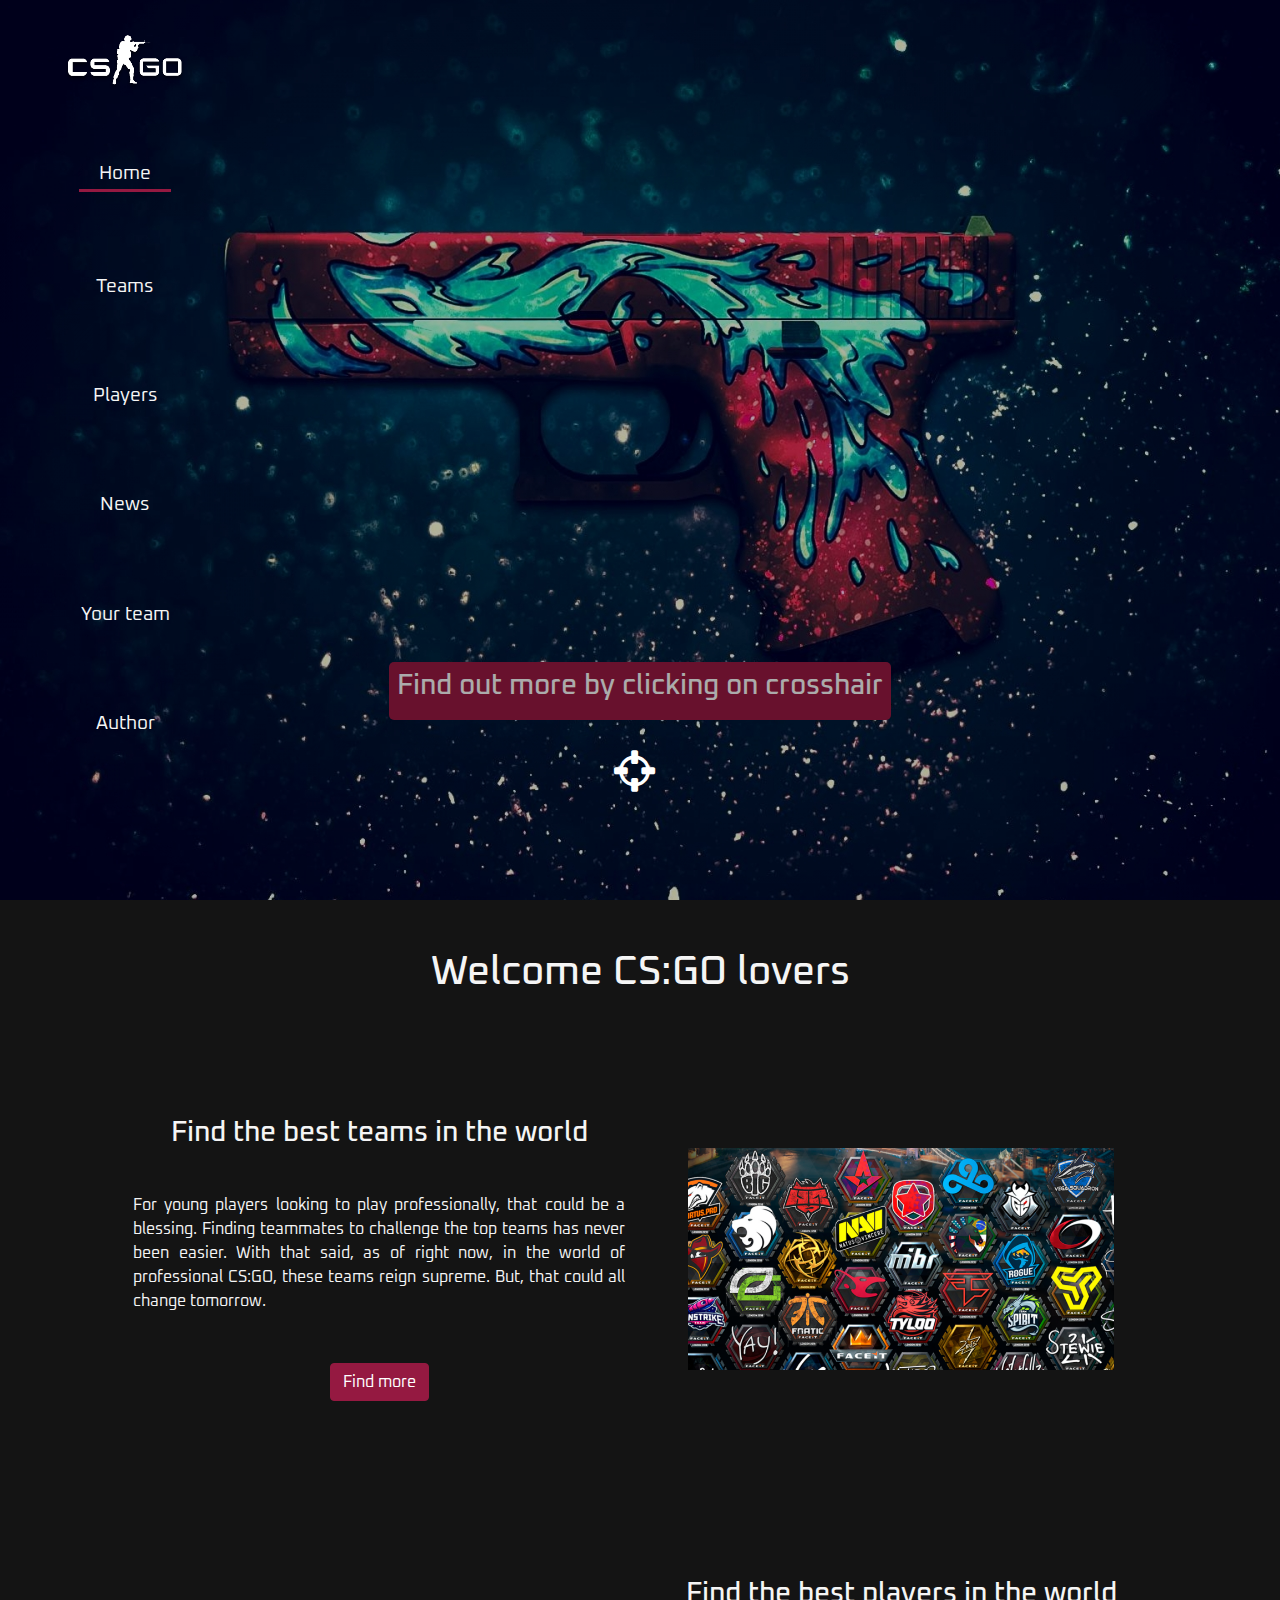
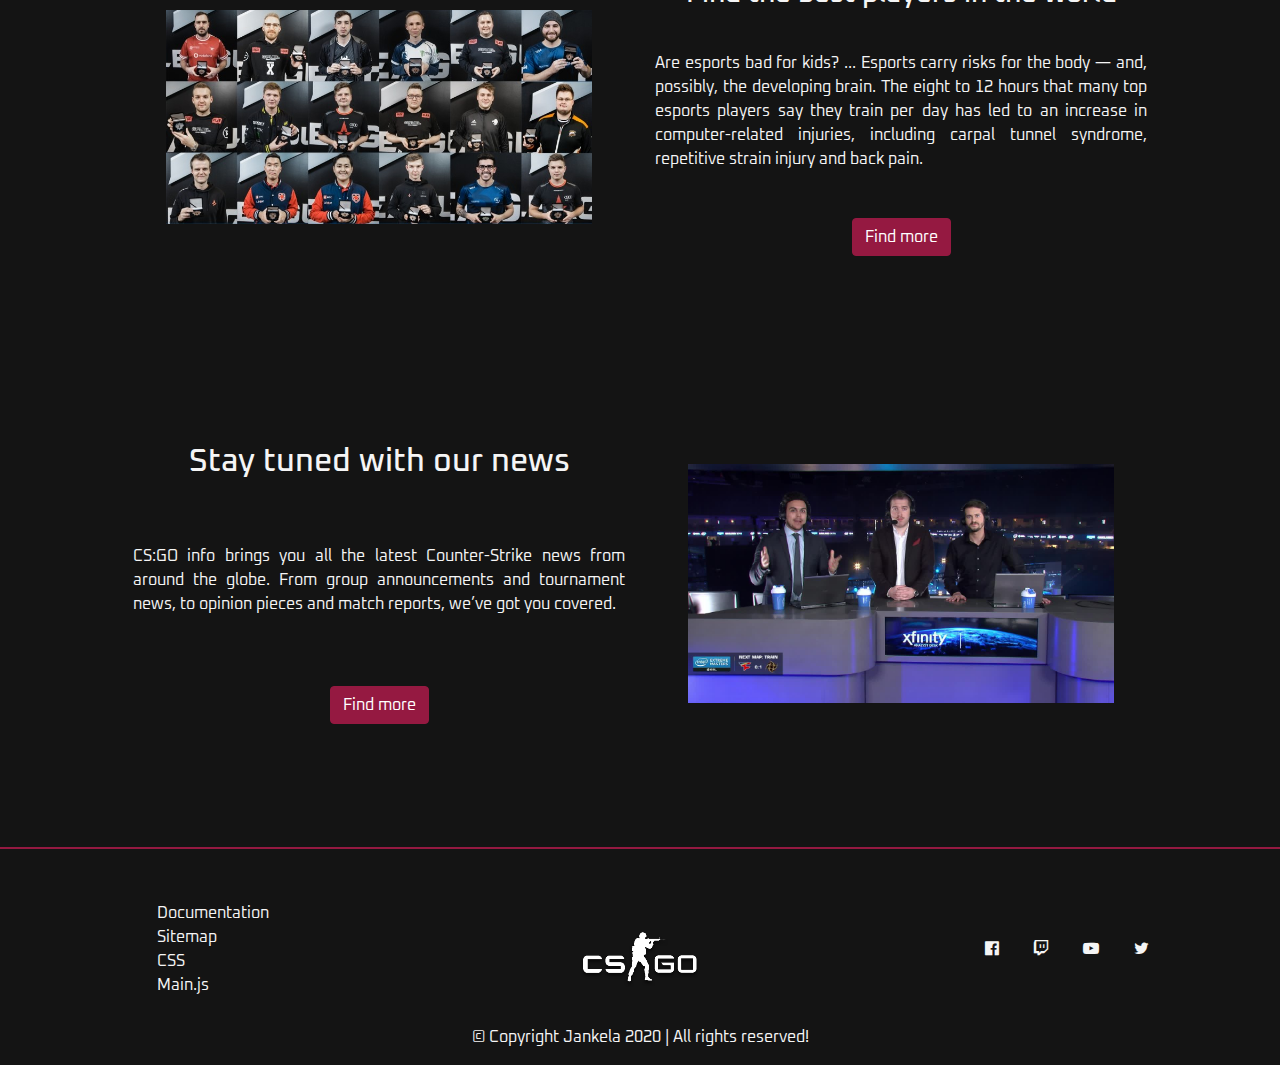
<file: index.html>
<!DOCTYPE html>
<html lang="en">
<head>
    <meta charset="UTF-8">
    <meta name='description' content='Welcome to the leading CS:GO site in the world, featuring news, pictures, statistics, on-site coverage and much much more!'>
    <meta name='keywords' content='cs go stats, cs go tournaments, cs go players, professional cs go, cs go'>
    <meta name="author" content="Lazar Janjic">
    <link href="assets/images/favicon.ico" rel="shortcut icon" type="image/x-icon">
    <meta name="viewport" content="width=device-width, initial-scale=1.0">
    <link rel="stylesheet" href="https://cdnjs.cloudflare.com/ajax/libs/font-awesome/4.7.0/css/font-awesome.min.css">    <link href="https://stackpath.bootstrapcdn.com/bootstrap/4.4.1/css/bootstrap.min.css" rel="stylesheet" integrity="sha384-Vkoo8x4CGsO3+Hhxv8T/Q5PaXtkKtu6ug5TOeNV6gBiFeWPGFN9MuhOf23Q9Ifjh" crossorigin="anonymous">
    <link rel="stylesheet" href="assets/css/style.min.css" type="text/css">
    <title>CS:GO Info</title>
</head>
<body>
    <div id="strelicaGore">
        <a href="#"><i class="fa fa-arrow-up"></i></a>
    </div>
    <div id="drzac">
        <div id="findoutMore">
            <p class="h3 p-2">Find out more by clicking on crosshair</p>
        </div>
    </div>
    <header id="background">
        <div id="meni">
            <div id="logo">
                <img src="assets/images/logo.png" alt="CS:GO logo">
            </div>

            <div id="navigacija">

            </div>
            
        </div>
        <a class="hamburger"><i class="fa fa-bars"></i></a>

        <div class="meniResponsive"> 
            
            <div id="respMeni">

            </div>

            <a href="index.html" class="mb-5"><img src="assets/images/logo.png" alt="CS:GO logo"></a>
        </div>

        <div id="readMore" class="text-center">
            <a href="#main"><i class="fa fa-crosshairs"></i></a>
        </div>

        

        <div id="rgbdiv"></div>
    </header>
    
    <main id="main">
        
        <div class="container mb-5">
            <div class="row pt-5">
                <div class="col-12 text-center">
                    <h2 class="h1">Welcome CS:GO lovers</h2>
                </div>
            </div>

            <div id="pocetna">
                <div class="row mt-5 mb-5 p-5 d-flex">
                    <div class="col-12 col-lg-6 d-flex flex-column text-center justify-content-around">
                        <h3>Find the best teams in the world</h3>
                        <p class="text-justify">For young players looking to play professionally, that could be a blessing. Finding teammates to challenge the top teams has never been easier. With that said, as of right now, in the world of professional CS:GO, these teams reign supreme. But, that could all change tomorrow.</p>
                        <a href="teams.html#main"><button class="btn btn-primary">Find more</button></a>
                    </div>
                    <div class="col-12 col-lg-6 d-flex justify-content-center align-items-center p-5">
                        <img src="assets/images/timovi.png" alt="CS GO players" class="img-fluid">
                    </div>
                </div>
                <div class="row mt-5 mb-5 p-5 d-flex flex-row-reverse">
                    <div class="col-12 col-lg-6 d-flex flex-column text-center justify-content-around">
                        <h3>Find the best players in the world</h3>
                        <p class="text-justify">Are esports bad for kids? ... Esports carry risks for the body — and, possibly, the developing brain. The eight to 12 hours that many top esports players say they train per day has led to an increase in computer-related injuries, including carpal tunnel syndrome, repetitive strain injury and back pain.</p>
                        <a href="players.html#main"><button class="btn btn-primary">Find more</button></a>
                    </div>
                    <div class="col-12 col-lg-6 d-flex justify-content-center align-items-center p-5">
                        <img src="assets/images/players.jpeg" alt="CS GO players" class="img-fluid">
                    </div>
                </div>
                <div class="row mt-5 mb-5 p-5 d-flex">
                    <div class="col-12 col-lg-6 d-flex flex-column text-center justify-content-around">
                        <h3 class="h2">Stay tuned with our news</h3>
                        <p class="text-justify">CS:GO info brings you all the latest Counter-Strike news from around the globe. From group announcements and tournament news, to opinion pieces and match reports, we’ve got you covered.</p>
                        <a href="news.html#main"><button class="btn btn-primary">Find more</button></a>
                    </div>
                    <div class="col-12 col-lg-6 d-flex justify-content-center align-items-center p-5">
                        <img src="assets/images/vesti.jpg" alt="CS GO players" class="img-fluid">
                    </div>
                </div>
            </div>
        </div>
    </main>   

        <div class="container-fluid">
            <footer class="row d-flex justify-content-center align-items-center pt-2 pt-5 mt-5" id="futer">
                <div class="col-12 col-sm-6 col-md-4 d-flex justify-content-center align-items-center bolder" id="linkoviFuter">
                    
                </div>

                <div class="col-12 col-sm-6 col-md-4 d-flex justify-content-center align-items-center">
                    <img src="assets/images/logo.png" alt="Logo picture">
                </div>
                
                <div class="col-12 col-md-4 d-flex justify-content-center align-items-center bolder" id="socFuter">
                    
                </div>

                <div class="col-12 d-flex justify-content-center align-items-center pt-2">
                    <p class="text-center">&copy; Copyright Jankela 2020 | All rights reserved!</p>
                </div>
            </footer>
        </div>

    



    <script src="https://ajax.googleapis.com/ajax/libs/jquery/3.4.1/jquery.min.js"></script>
    <script src="assets/js/main.js"></script>
</body>
</html>
</file>
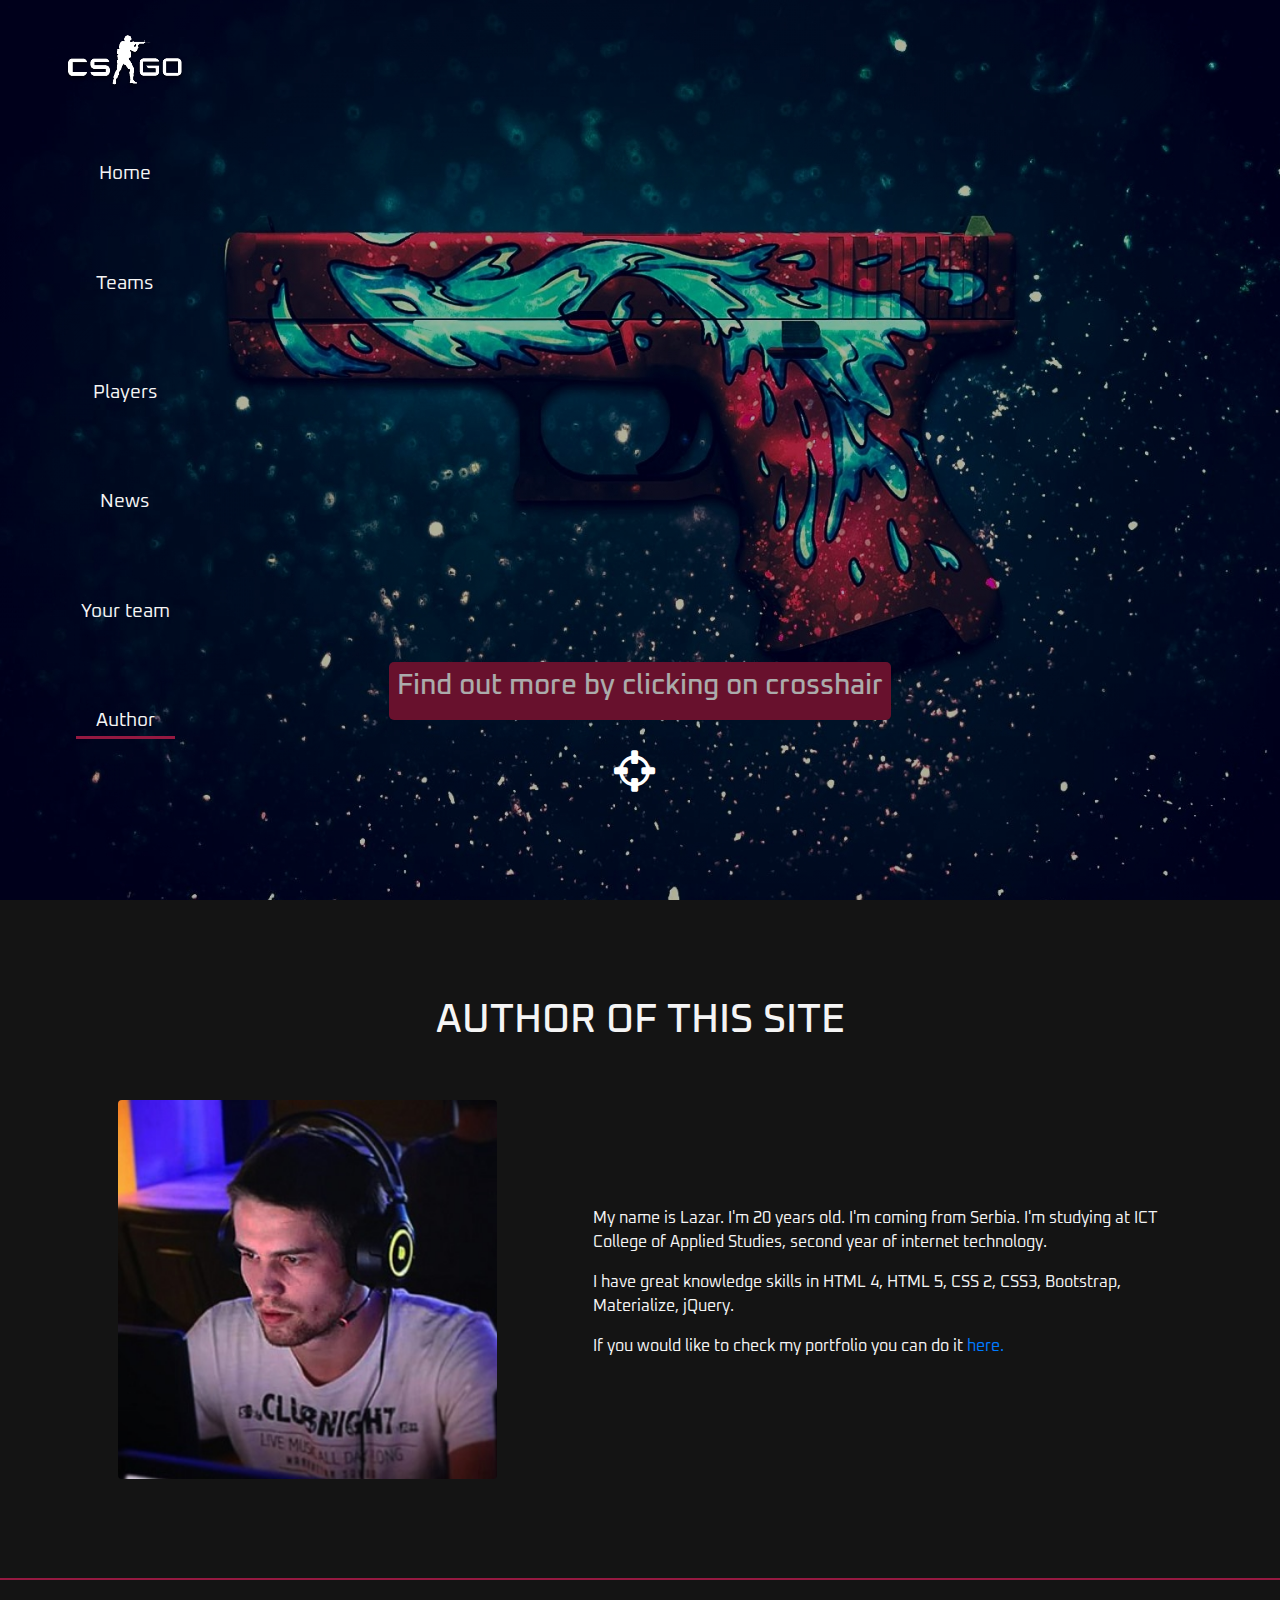
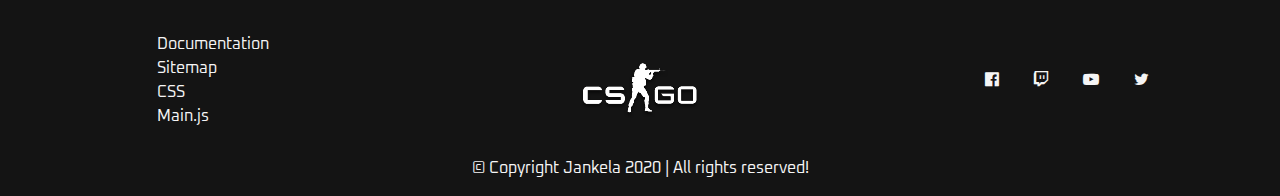
<file: author.html>
<!DOCTYPE html>
<html lang="en">
<head>
    <meta charset="UTF-8">
    <meta name='description' content='CS GO News website author Lazar Janjic'>
    <meta name='keywords' content='Lazar Janjic, cs go booster, cs go player, professional cs go player'>   
    <meta name="author" content="Lazar Janjic">
    <link href="assets/images/favicon.ico" rel="shortcut icon" type="image/x-icon">
    <meta name="viewport" content="width=device-width, initial-scale=1.0">
    <link rel="stylesheet" href="https://cdnjs.cloudflare.com/ajax/libs/font-awesome/4.7.0/css/font-awesome.min.css">    <link href="https://stackpath.bootstrapcdn.com/bootstrap/4.4.1/css/bootstrap.min.css" rel="stylesheet" integrity="sha384-Vkoo8x4CGsO3+Hhxv8T/Q5PaXtkKtu6ug5TOeNV6gBiFeWPGFN9MuhOf23Q9Ifjh" crossorigin="anonymous">
    <link rel="stylesheet" href="assets/css/style.min.css" type="text/css">
    <title>Author</title>
</head>
<body>
    <div id="drzac">
        <div id="findoutMore">
            <p class="h3 p-2">Find out more by clicking on crosshair</p>
        </div>
    </div>
    <div id="strelicaGore">
        <a href="#"><i class="fa fa-arrow-up"></i></a>
    </div>
    <header id="background">
        <div id="meni">
            <div id="logo">
                <img src="assets/images/logo.png" alt="CS:GO logo">
            </div>

            <div id="navigacija">

            </div>
            
        </div>

        <a class="hamburger"><i class="fa fa-bars"></i></a>

        <div class="meniResponsive"> 
            
            <div id="respMeni">

            </div>

            <a href="index.html" class="mb-5"><img src="assets/images/logo.png" alt="CS:GO logo"></a>
        </div>

        <div id="readMore" class="text-center">
            <a href="#main"><i class="fa fa-crosshairs"></i></a>
        </div>

        

        <div id="rgbdiv"></div>
    </header>
    
    <main id="main">
        <div class="container">
            <div class="row" id="autor1">
                <div class="col-12 mt-5">
                    <h3 class="mt-5 text-center h1 text-uppercase hNaslovi">Author of this site</h3>
                </div> 
                <div class="col-12 col-md-5 p-5 d-flex justify-content-center align-items-center">
                    <img src="assets/images/autor.jpg" alt="Author of website" class="img-fluid w-100 rounded">
                </div>
                <div class="col-12 col-md-7 d-flex flex-column justify-content-center p-5 text-autor">
                    <p>My name is Lazar. I'm 20 years old. I'm coming from Serbia. I'm studying at ICT College of Applied Studies, second year of internet technology.</p>
                    <p>I have great knowledge skills in HTML 4, HTML 5, CSS 2, CSS3, Bootstrap, Materialize, jQuery.</p>
                    <p class="linkPortfolio">If you would like to check my portfolio you can do it <a href="https://lazarjanjicportfolio.000webhostapp.com/">here.</a></p>
                </div>
            </div>
        </div>
        
    </main>

    <div class="container-fluid">
        <footer class="row d-flex justify-content-center align-items-center pt-2 pt-5 mt-5" id="futer">
            <div class="col-12 col-sm-6 col-md-4 d-flex justify-content-center align-items-center bolder" id="linkoviFuter">
                
            </div>

            <div class="col-12 col-sm-6 col-md-4 d-flex justify-content-center align-items-center">
                <img src="assets/images/logo.png" alt="Logo picture">
            </div>
            
            <div class="col-12 col-md-4 d-flex justify-content-center align-items-center bolder" id="socFuter">
                
            </div>

            <div class="col-12 d-flex justify-content-center align-items-center pt-2">
                <p class="text-center">&copy; Copyright Jankela 2020 | All rights reserved!</p>
            </div>
        </footer>
    </div>

    <script src="https://ajax.googleapis.com/ajax/libs/jquery/3.4.1/jquery.min.js"></script>
    <script src="assets/js/main.js"></script>
</body>
</html>
</file>
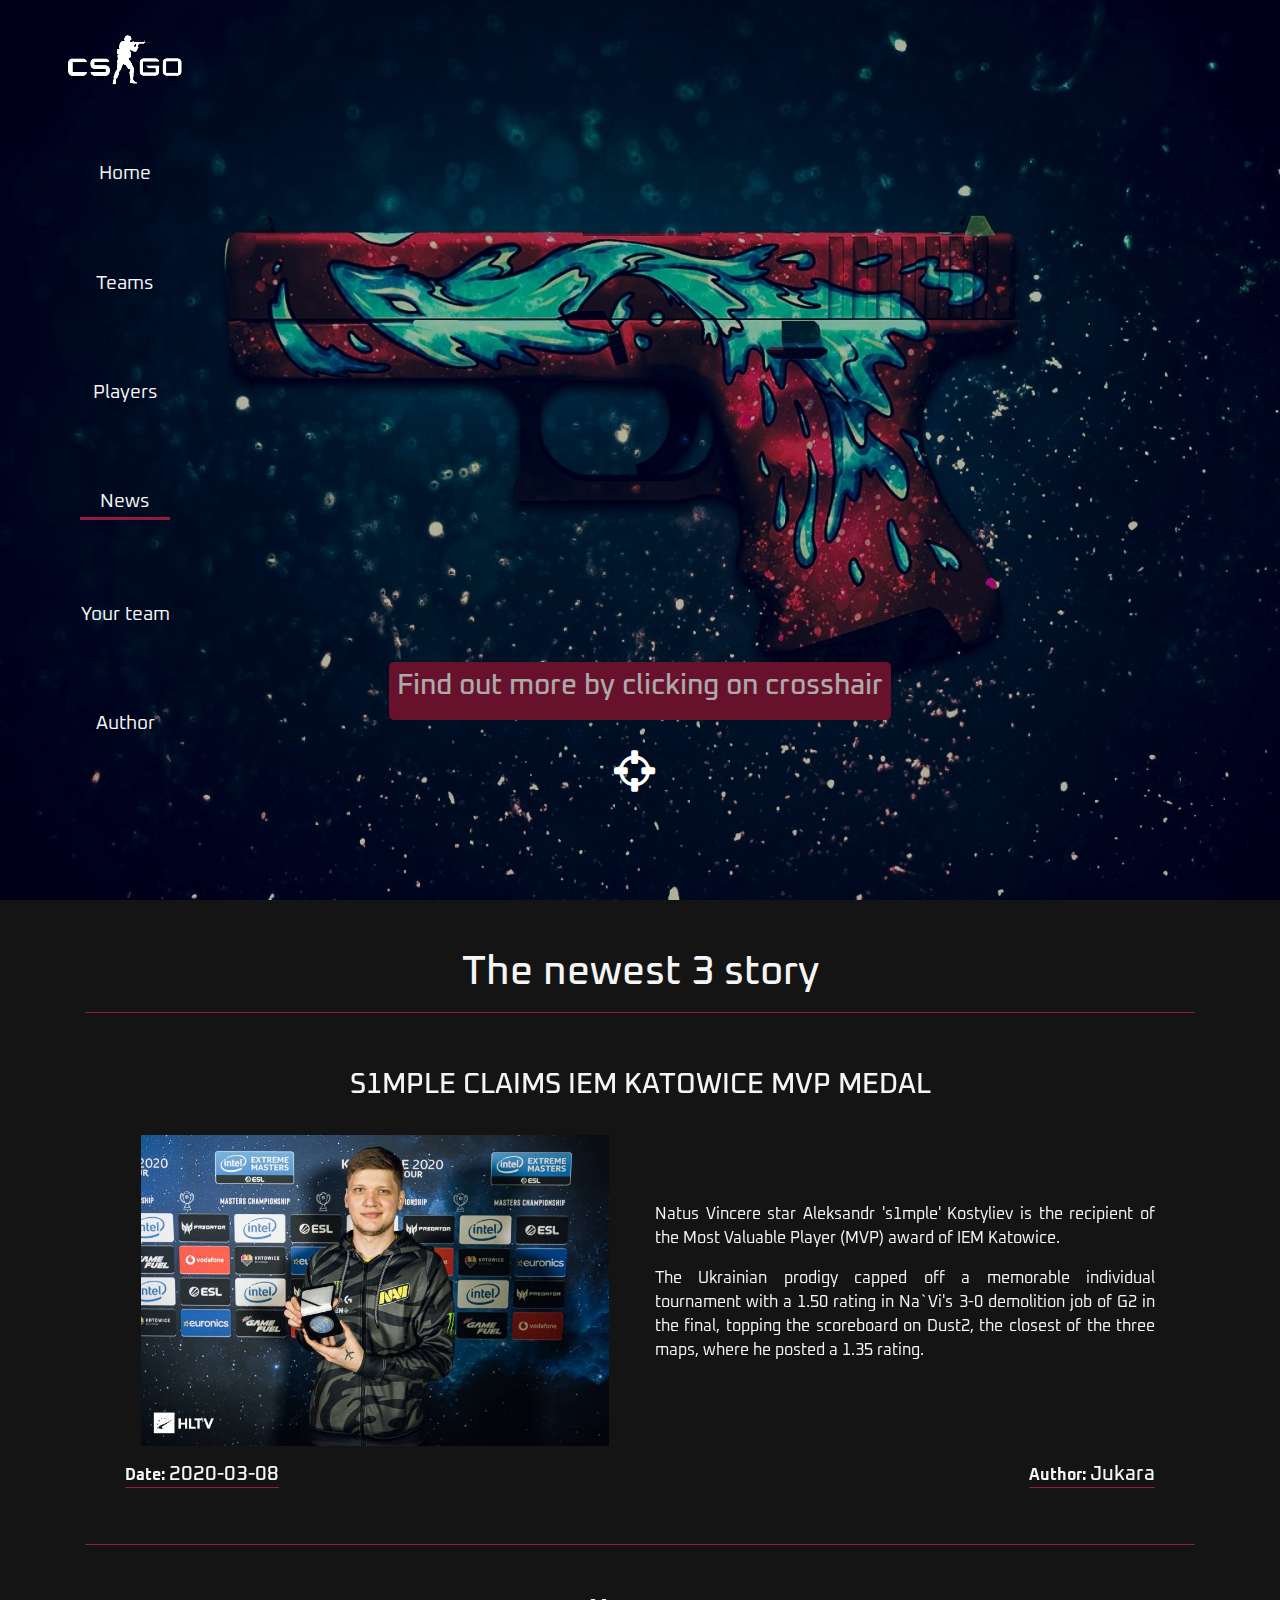
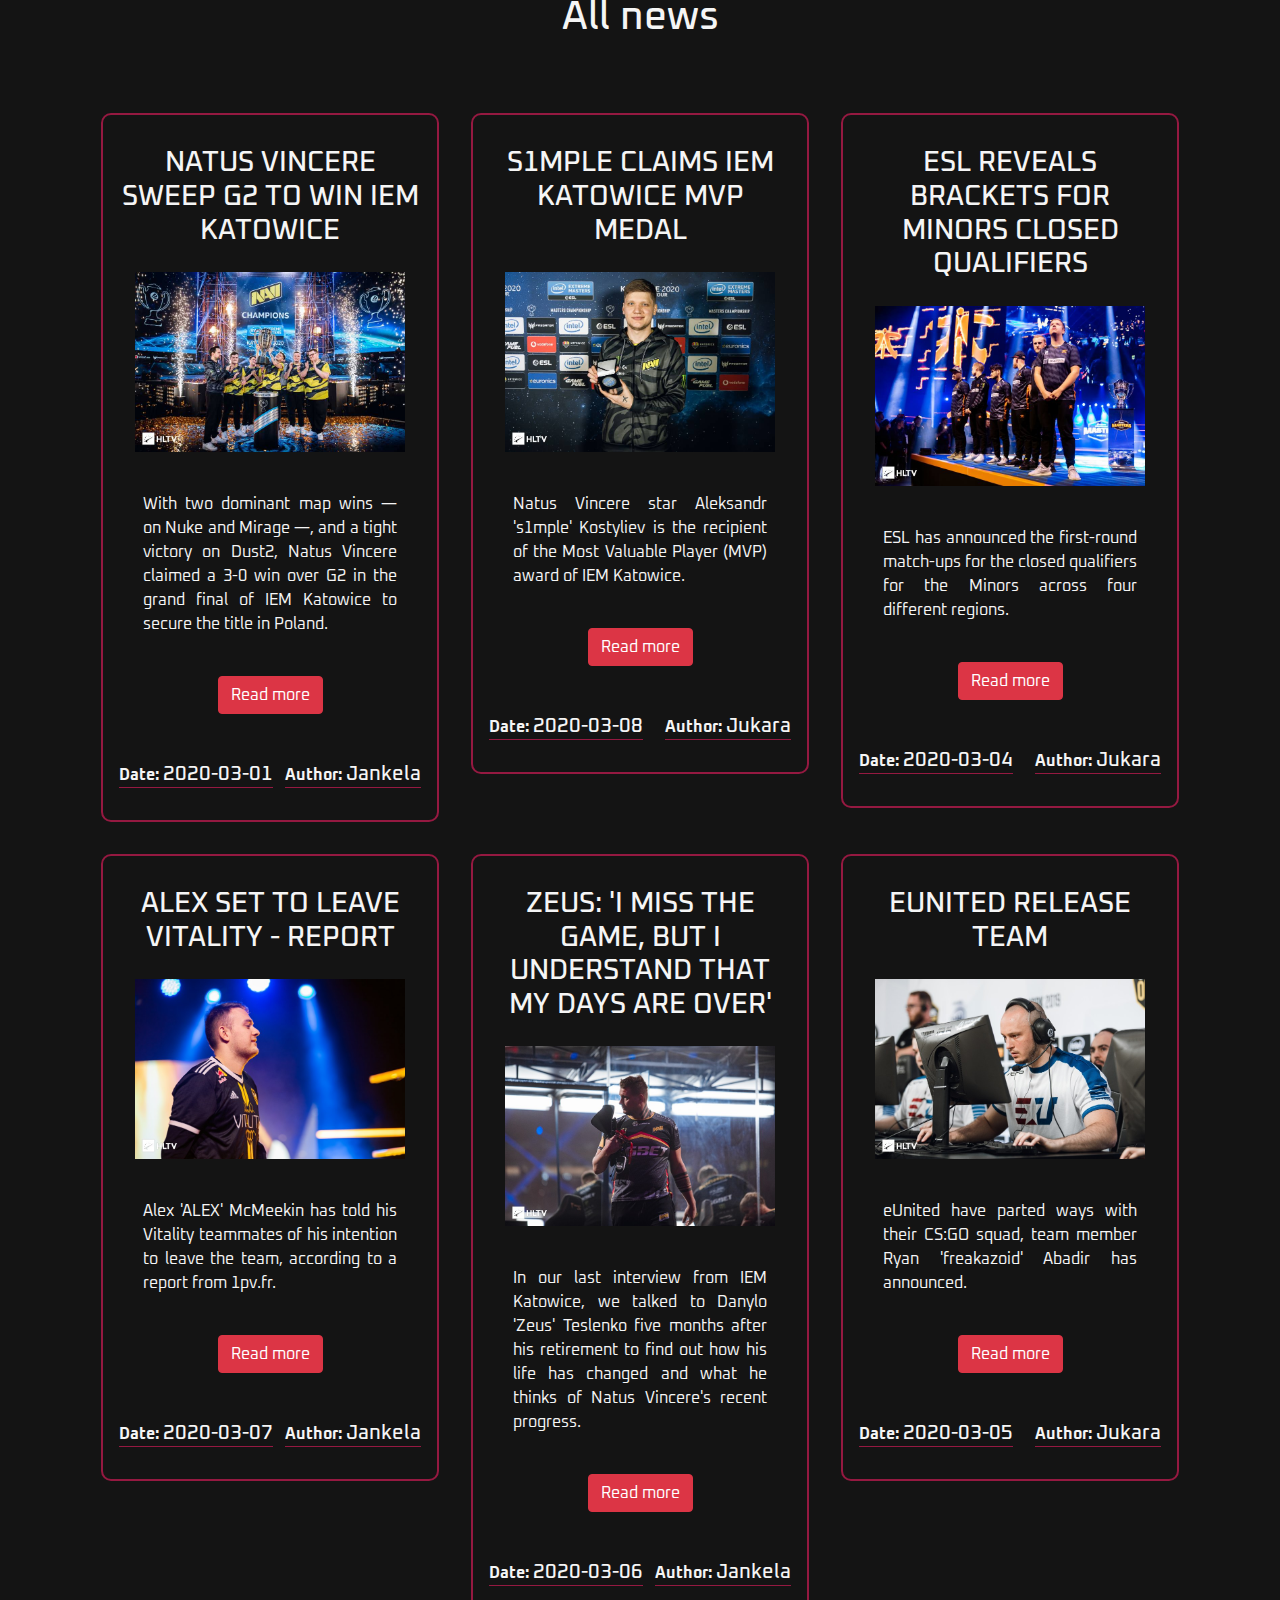
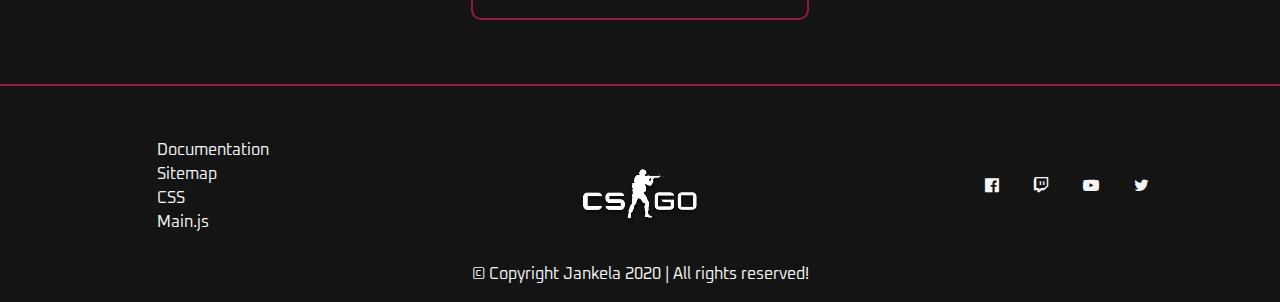
<file: news.html>
<!DOCTYPE html>
<html lang="en">
<head>
    <meta charset="UTF-8">
    <meta name='description' content='The biggest and most comprehensive database of CS:GO statistics in the world. Complete with player and team statistics, top lists, rankings and much more!'>
    <meta name='keywords' content='CS:GO, cs go news, professional cs go players, professional cs go teams'>
    <meta name="author" content="Lazar Janjic">
    <link href="assets/images/favicon.ico" rel="shortcut icon" type="image/x-icon">
    <meta name="viewport" content="width=device-width, initial-scale=1.0">
    <link rel="stylesheet" href="https://cdnjs.cloudflare.com/ajax/libs/font-awesome/4.7.0/css/font-awesome.min.css">    <link href="https://stackpath.bootstrapcdn.com/bootstrap/4.4.1/css/bootstrap.min.css" rel="stylesheet" integrity="sha384-Vkoo8x4CGsO3+Hhxv8T/Q5PaXtkKtu6ug5TOeNV6gBiFeWPGFN9MuhOf23Q9Ifjh" crossorigin="anonymous">
    <link rel="stylesheet" href="assets/css/slick.css">
    <link href="assets/css/lightbox.css" rel="stylesheet" />
    <link rel="stylesheet" href="assets/css/style.min.css" type="text/css">
    <title>News</title>
</head>
<body>
    <div id="strelicaGore">
        <a href="#"><i class="fa fa-arrow-up"></i></a>
    </div>
    <div id="drzac">
        <div id="findoutMore">
            <p class="h3 p-2">Find out more by clicking on crosshair</p>
        </div>
    </div>
    <header id="background">
        <div id="meni">
            <div id="logo">
                <img src="assets/images/logo.png" alt="CS:GO logo">
            </div>

            <div id="navigacija">

            </div>
            
            
        </div>

        <a class="hamburger"><i class="fa fa-bars"></i></a>

        <div class="meniResponsive"> 
            
            <div id="respMeni">

            </div>

            <a href="index.html" class="mb-5"><img src="assets/images/logo.png" alt="CS:GO logo"></a>
        </div>

        <div id="readMore" class="text-center">
            <a href="#main"><i class="fa fa-crosshairs"></i></a>
        </div>

        

        <div id="rgbdiv"></div>
    </header>
    
    <main id="main">
        
        <div class="container">
            <div class="row pb-2 pt-5">
                <div class="col-12">
                    <h2 class="h1 text-center">The newest 3 story</h2>
                </div>
            </div>
            <div class="linija">

            </div>
            <div class="row" id="slider">
                <div class="container">
                    <div class="col-12 mx-auto">
                        <div class="row vestiSlider" id="najnovijeVesti">
                            
                        </div>
                    </div>
                </div>
            </div>


            <div class="linija"></div>

            <div class="row pb-5 pt-5">
                <div class="col-12">
                    <h2 class="h1 text-center">All news</h2>
                </div>
            </div>

            <div class="row mx-auto d-flex justify-content-around" id="vesti">


            </div>
        </div>
        
    </main>

    <div class="container-fluid">
        
        <footer class="row d-flex justify-content-center align-items-center pt-2 pt-5 mt-5" id="futer">
            <div class="col-12 col-sm-6 col-md-4 d-flex justify-content-center align-items-center bolder" id="linkoviFuter">
                
            </div>

            <div class="col-12 col-sm-6 col-md-4 d-flex justify-content-center align-items-center">
                <img src="assets/images/logo.png" alt="Logo picture">
            </div>
            
            <div class="col-12 col-md-4 d-flex justify-content-center align-items-center bolder" id="socFuter">
                
            </div>

            <div class="col-12 d-flex justify-content-center align-items-center pt-2">
                <p class="text-center">&copy; Copyright Jankela 2020 | All rights reserved!</p>
            </div>
        </footer>
    </div>

    <script src="https://ajax.googleapis.com/ajax/libs/jquery/3.4.1/jquery.min.js"></script>
    <script src="assets/js/main.js"></script>
    <script type="text/javascript" src="assets/js/slick.min.js"></script>
    <script type="text/javascript" src="assets/js/lightbox.js"></script>

</body>
</html>
</file>
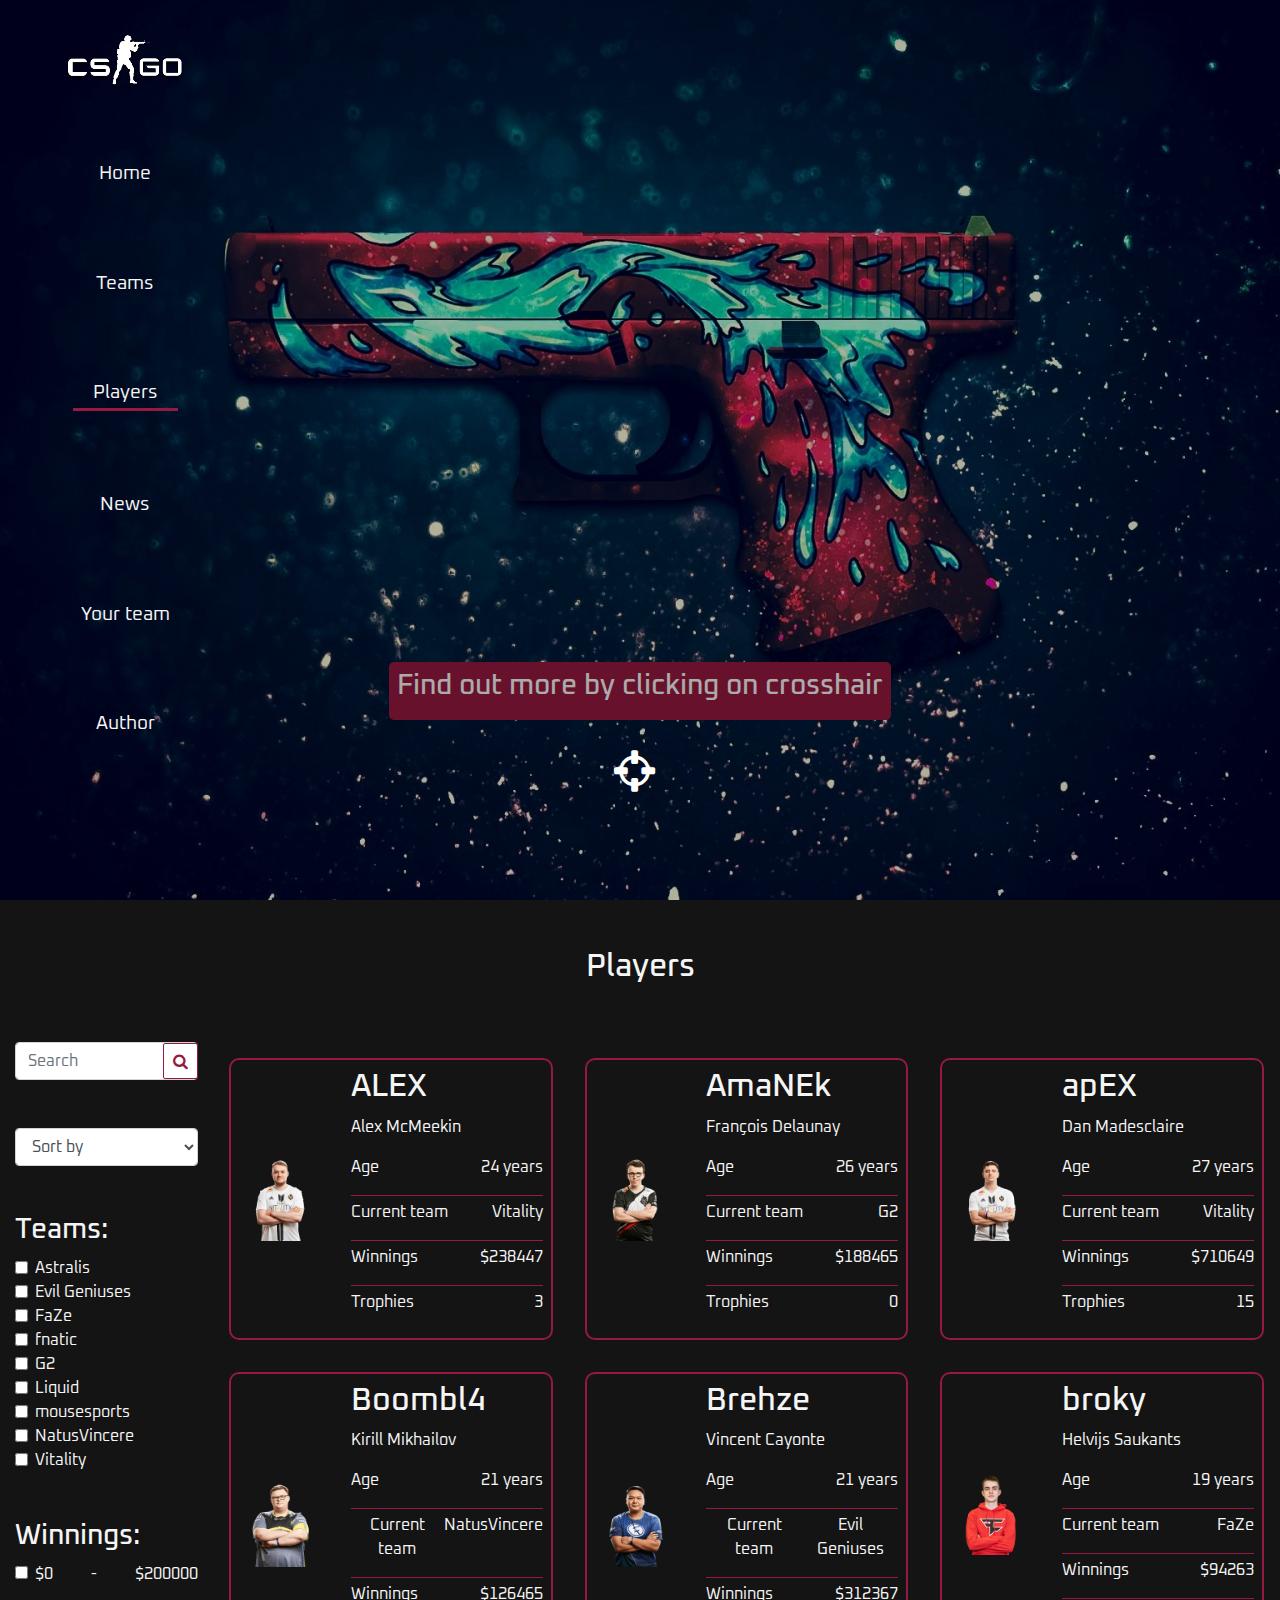
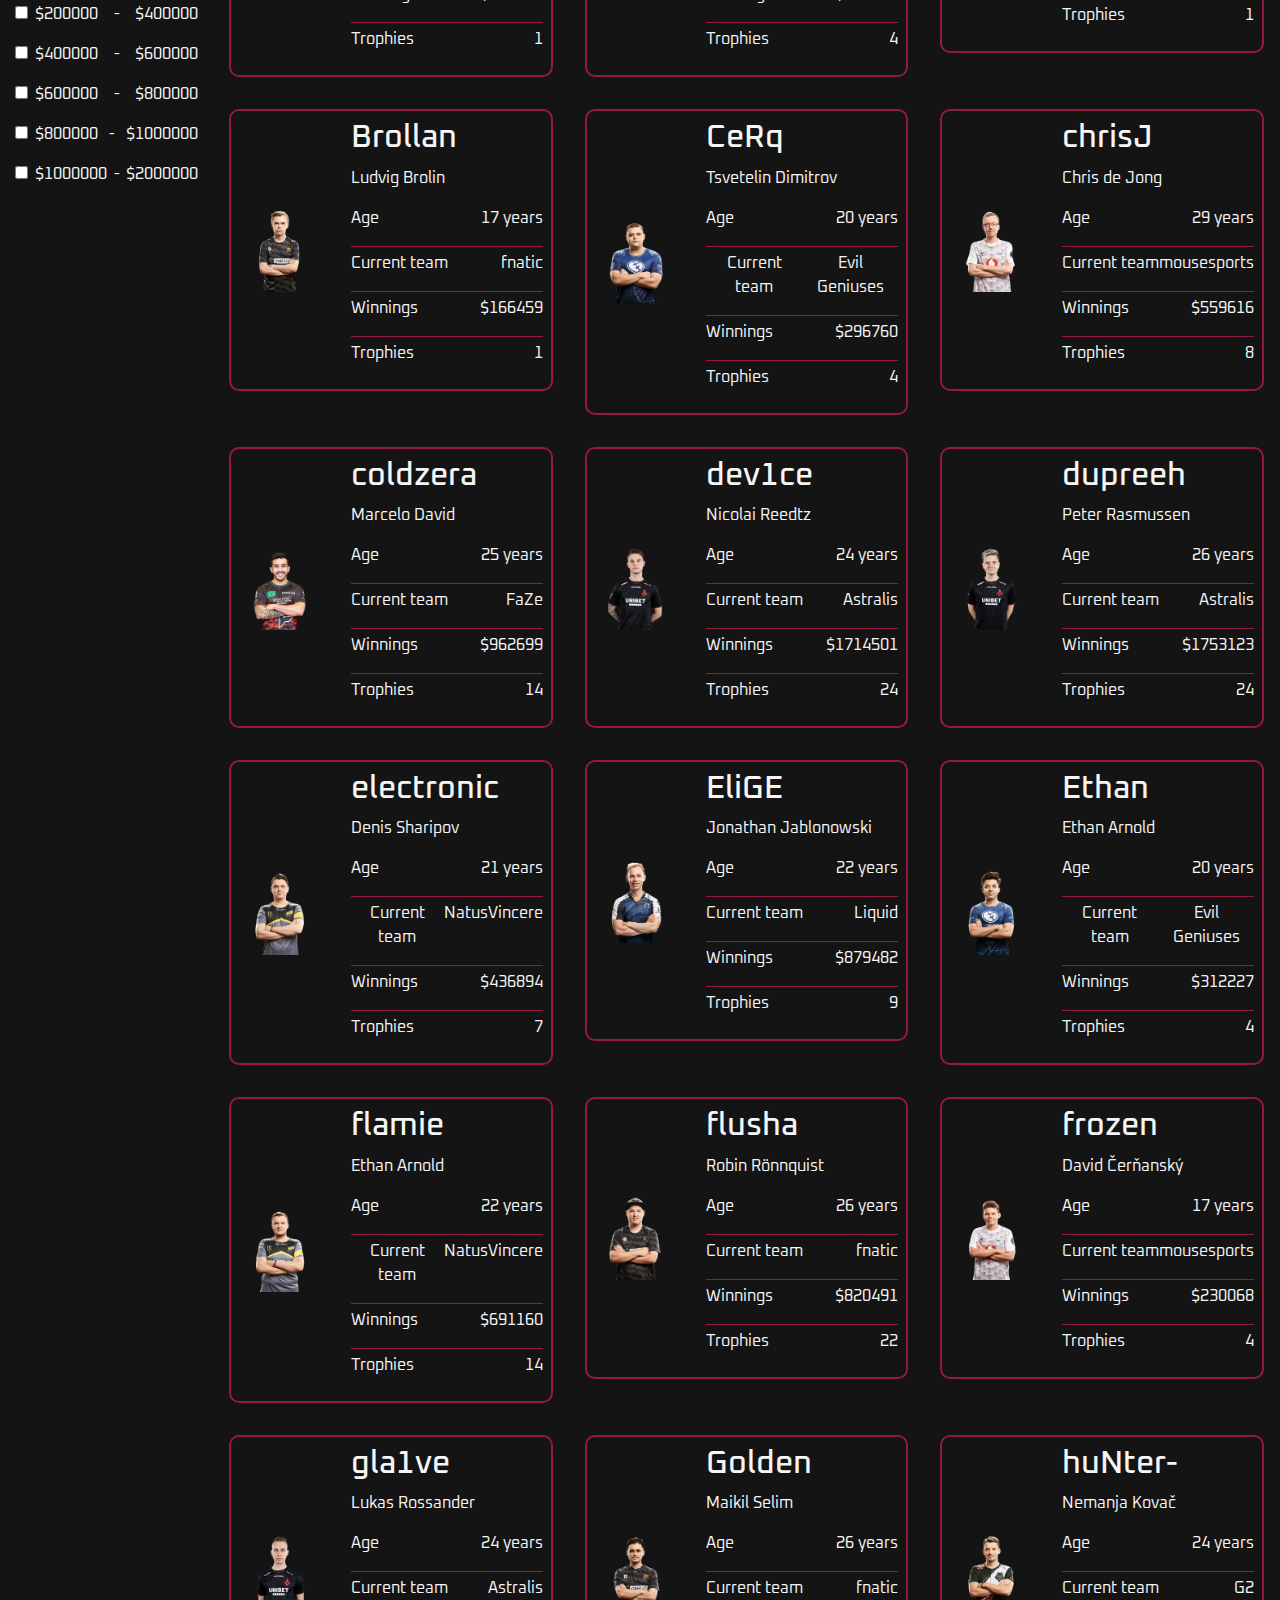
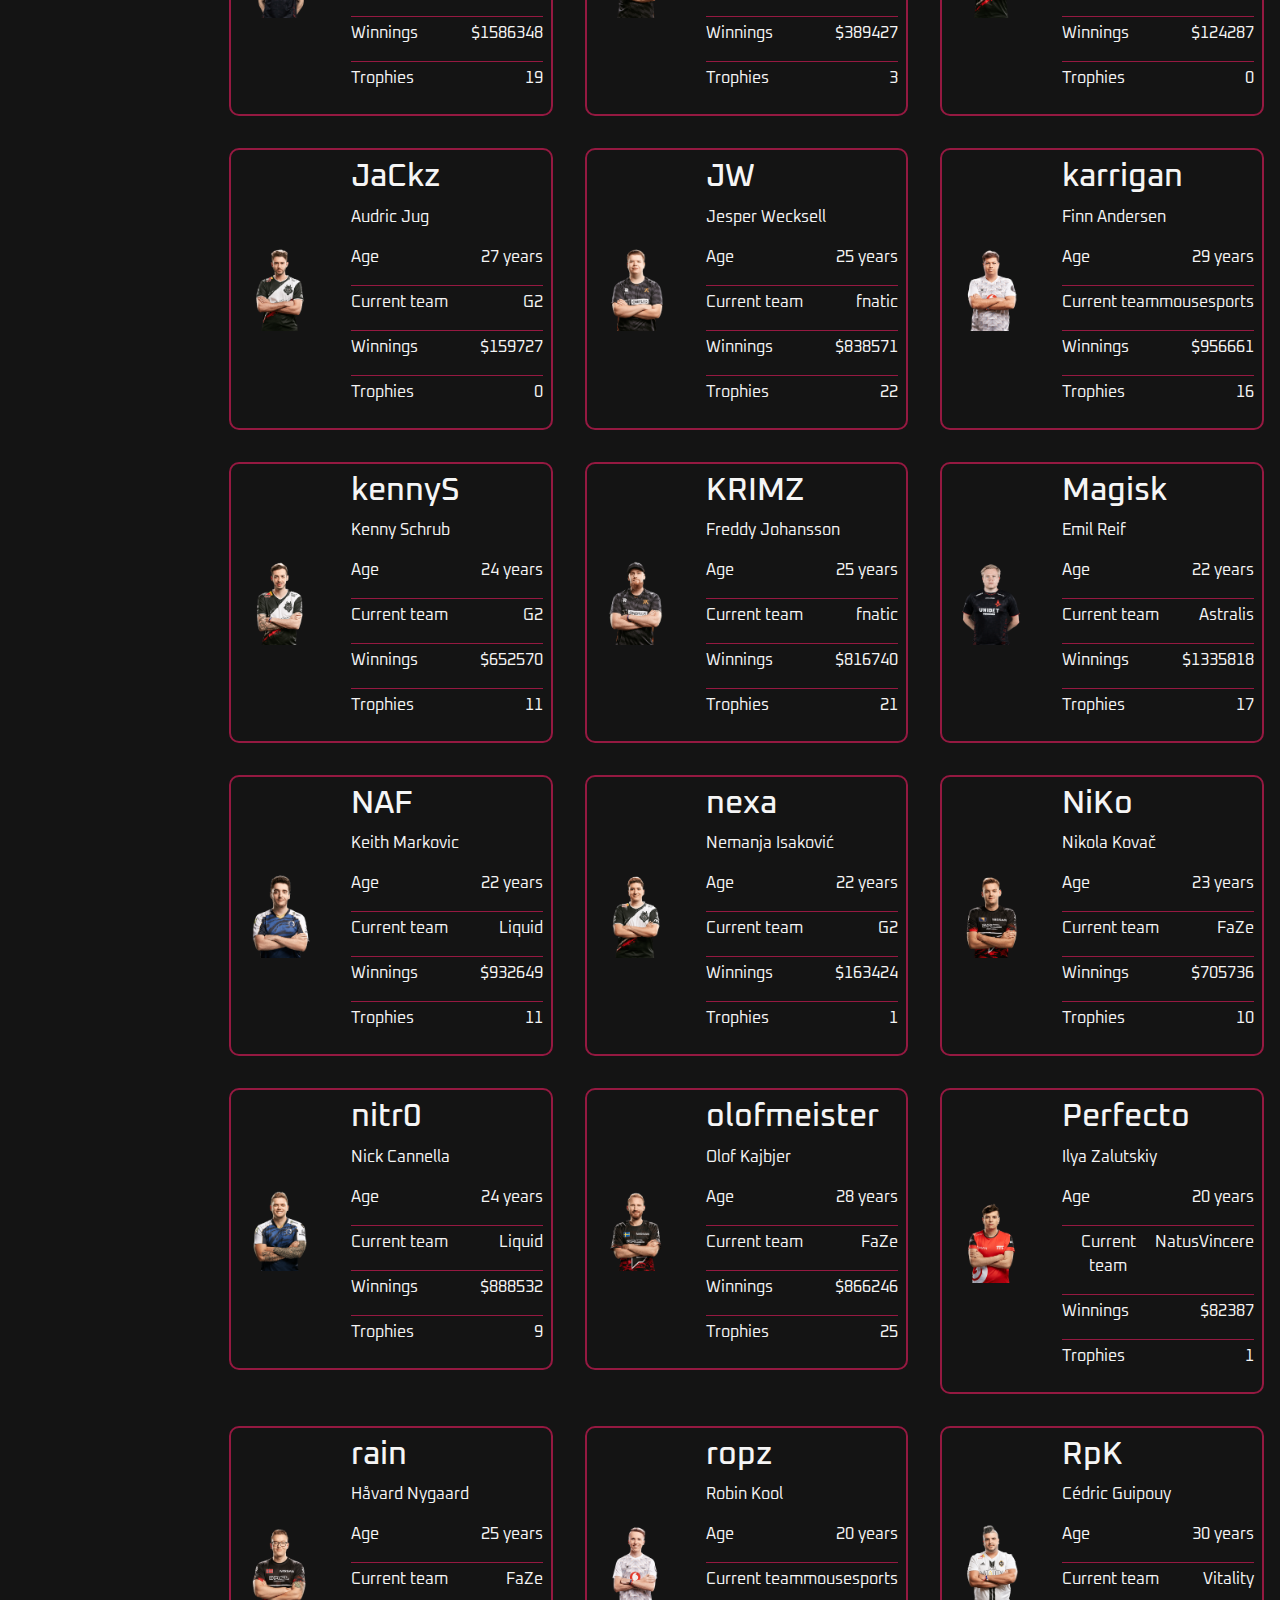
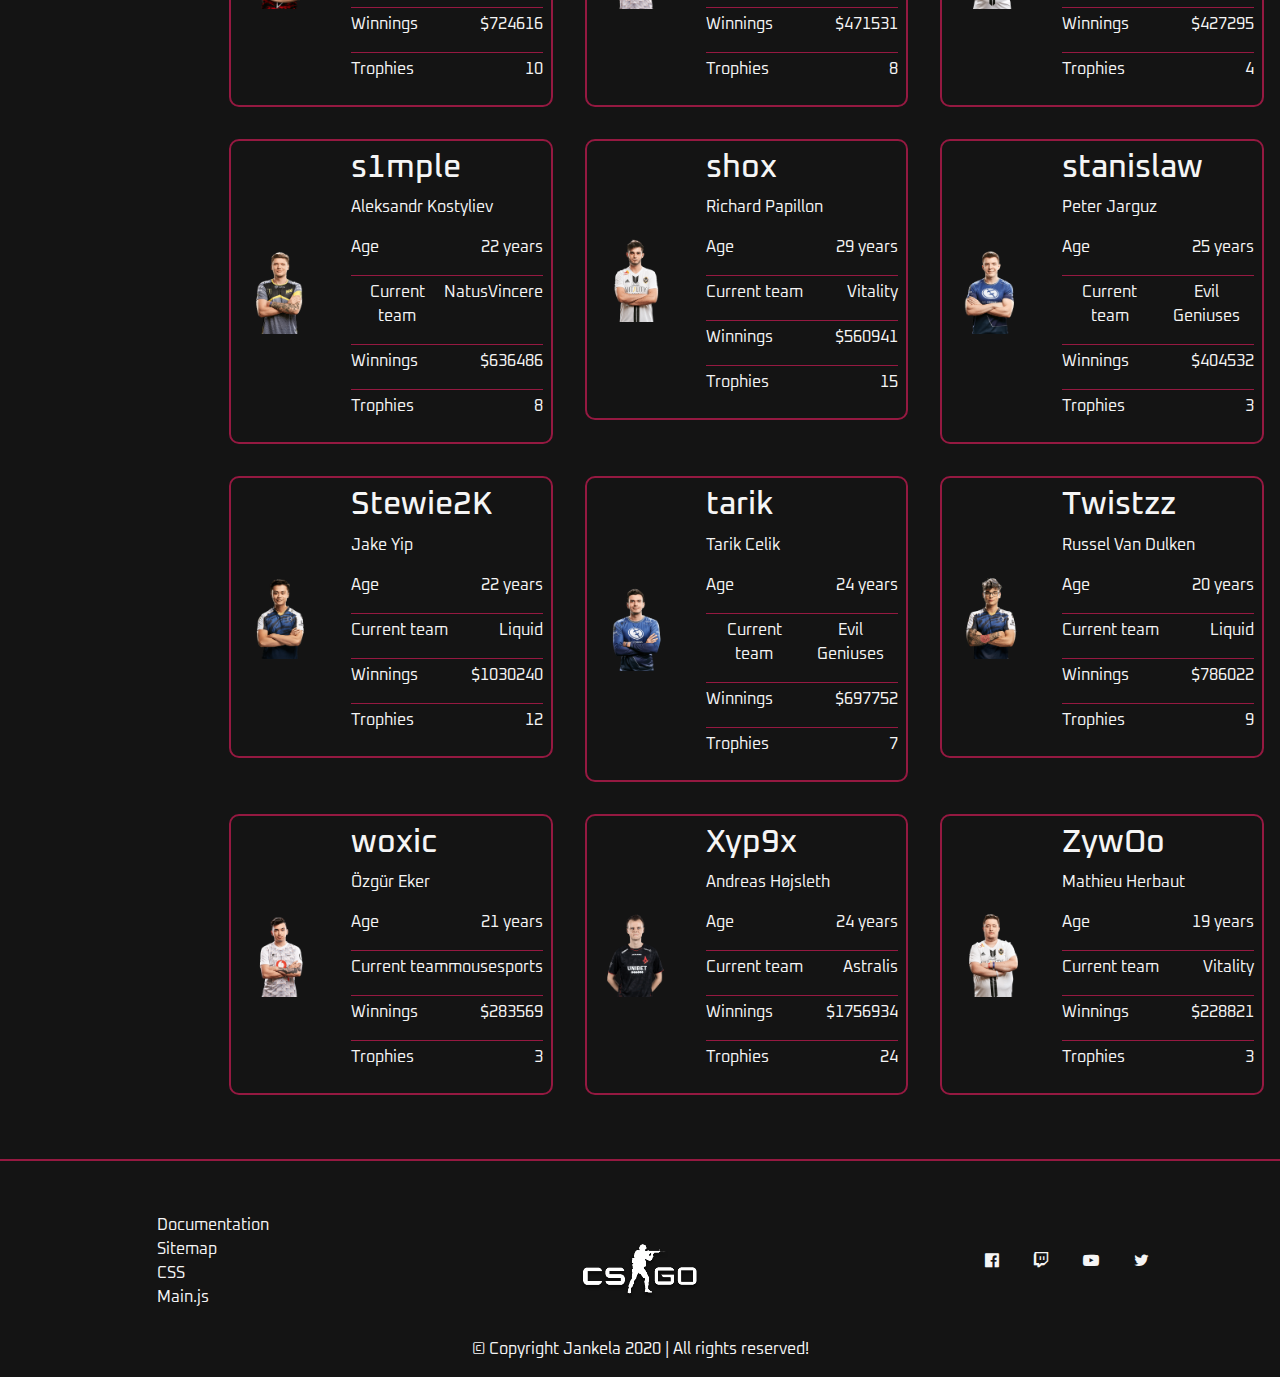
<file: players.html>
<!DOCTYPE html>
<html lang="en">
<head>
    <meta charset="UTF-8">
    <meta name='description' content='The biggest and most comprehensive player database of CS:GO stats in the world!'>
    <meta name='keywords' content='cs go players, cs go pros, professional cs go players, s1mple, n1ko, coldzera'>
    <meta name="author" content="Lazar Janjic">
    <link href="assets/images/favicon.ico" rel="shortcut icon" type="image/x-icon">
    <meta name="viewport" content="width=device-width, initial-scale=1.0">
    <link rel="stylesheet" href="https://cdnjs.cloudflare.com/ajax/libs/font-awesome/4.7.0/css/font-awesome.min.css">    <link href="https://stackpath.bootstrapcdn.com/bootstrap/4.4.1/css/bootstrap.min.css" rel="stylesheet" integrity="sha384-Vkoo8x4CGsO3+Hhxv8T/Q5PaXtkKtu6ug5TOeNV6gBiFeWPGFN9MuhOf23Q9Ifjh" crossorigin="anonymous">
    <link rel="stylesheet" href="assets/css/style.min.css" type="text/css">
    <title>Players</title>
</head>
<body>
    <div id="strelicaGore">
        <a href="#"><i class="fa fa-arrow-up"></i></a>
    </div>
    <div id="drzac">
        <div id="findoutMore">
            <p class="h3 p-2">Find out more by clicking on crosshair</p>
        </div>
    </div>
    <header id="background">
        <div id="meni">
            <div id="logo">
                <img src="assets/images/logo.png" alt="CS:GO logo">
            </div>

            <div id="navigacija">

            </div>
            
        </div>

        <a class="hamburger"><i class="fa fa-bars"></i></a>

        <div class="meniResponsive"> 
            
            <div id="respMeni">

            </div>

            <a href="index.html" class="mb-5"><img src="assets/images/logo.png" alt="CS:GO logo"></a>
        </div>

        <div id="readMore" class="text-center">
            <a href="#main"><i class="fa fa-crosshairs"></i></a>
        </div>

        

        <div id="rgbdiv"></div>
    </header>
    
    <main id="main">
        <div class="container-fluid">
            <div class="row m-5">
                <div class="col-12 text-center">
                    <h2>Players</h2>
                </div>
            </div>
            
        </div>
        <div class="container-fluid">
            <div class="row">
                <div class="col-lg-2">
                    <form class="row d-flex justify-content-around">
                        <div class="col-12">
                            <div id="poravnaj">
                                <input type="text" class="form-control" placeholder="Search" id="search">
                                <i class="fa fa-search" id="btnSearch"></i>
                            </div>
                        </div>
                        <div class="col-12">
                            <select class="form-control mt-5" id="sortEarning">
                                <option value="0">Sort by</option>
                                <option value="wASC">Winnings ascending</option>
                                <option value="wDESC">Winnings descending</option>
                            </select>
                        </div>
                        <div class="col-12 col-sm-4 col-lg-12">
                            <div class="mt-5">
                                <h2 class="h3">Teams:</h2>
                                <div id="filterTim">
                                    
                                </div>
                            </div>
                        </div>
                        <div class="col-12 col-sm-4 col-lg-12">
                            <div class="mt-5">
                                <h2 class="h3">Winnings:</h2>
                                <div id="filterEarning">

                                </div>
                            </div>
                        </div>
                    </form>
                </div>
                <div class="col-lg-10">
                    <div class="row" id="players">
                        
                        
                    </div>
                </div>
            </div>
        </div>
    </main>

    <div class="container-fluid">
        <footer class="row d-flex justify-content-center align-items-center pt-2 pt-5 mt-5" id="futer">
            <div class="col-12 col-sm-6 col-md-4 d-flex justify-content-center align-items-center bolder" id="linkoviFuter">
                
            </div>

            <div class="col-12 col-sm-6 col-md-4 d-flex justify-content-center align-items-center">
                <img src="assets/images/logo.png" alt="Logo picture">
            </div>
            
            <div class="col-12 col-md-4 d-flex justify-content-center align-items-center bolder" id="socFuter">
                
            </div>

            <div class="col-12 d-flex justify-content-center align-items-center pt-2">
                <p class="text-center">&copy; Copyright Jankela 2020 | All rights reserved!</p>
            </div>
        </footer>
    </div>

    <script src="https://ajax.googleapis.com/ajax/libs/jquery/3.4.1/jquery.min.js"></script>
    <script src="assets/js/main.js"></script>
</body>
</html>
</file>
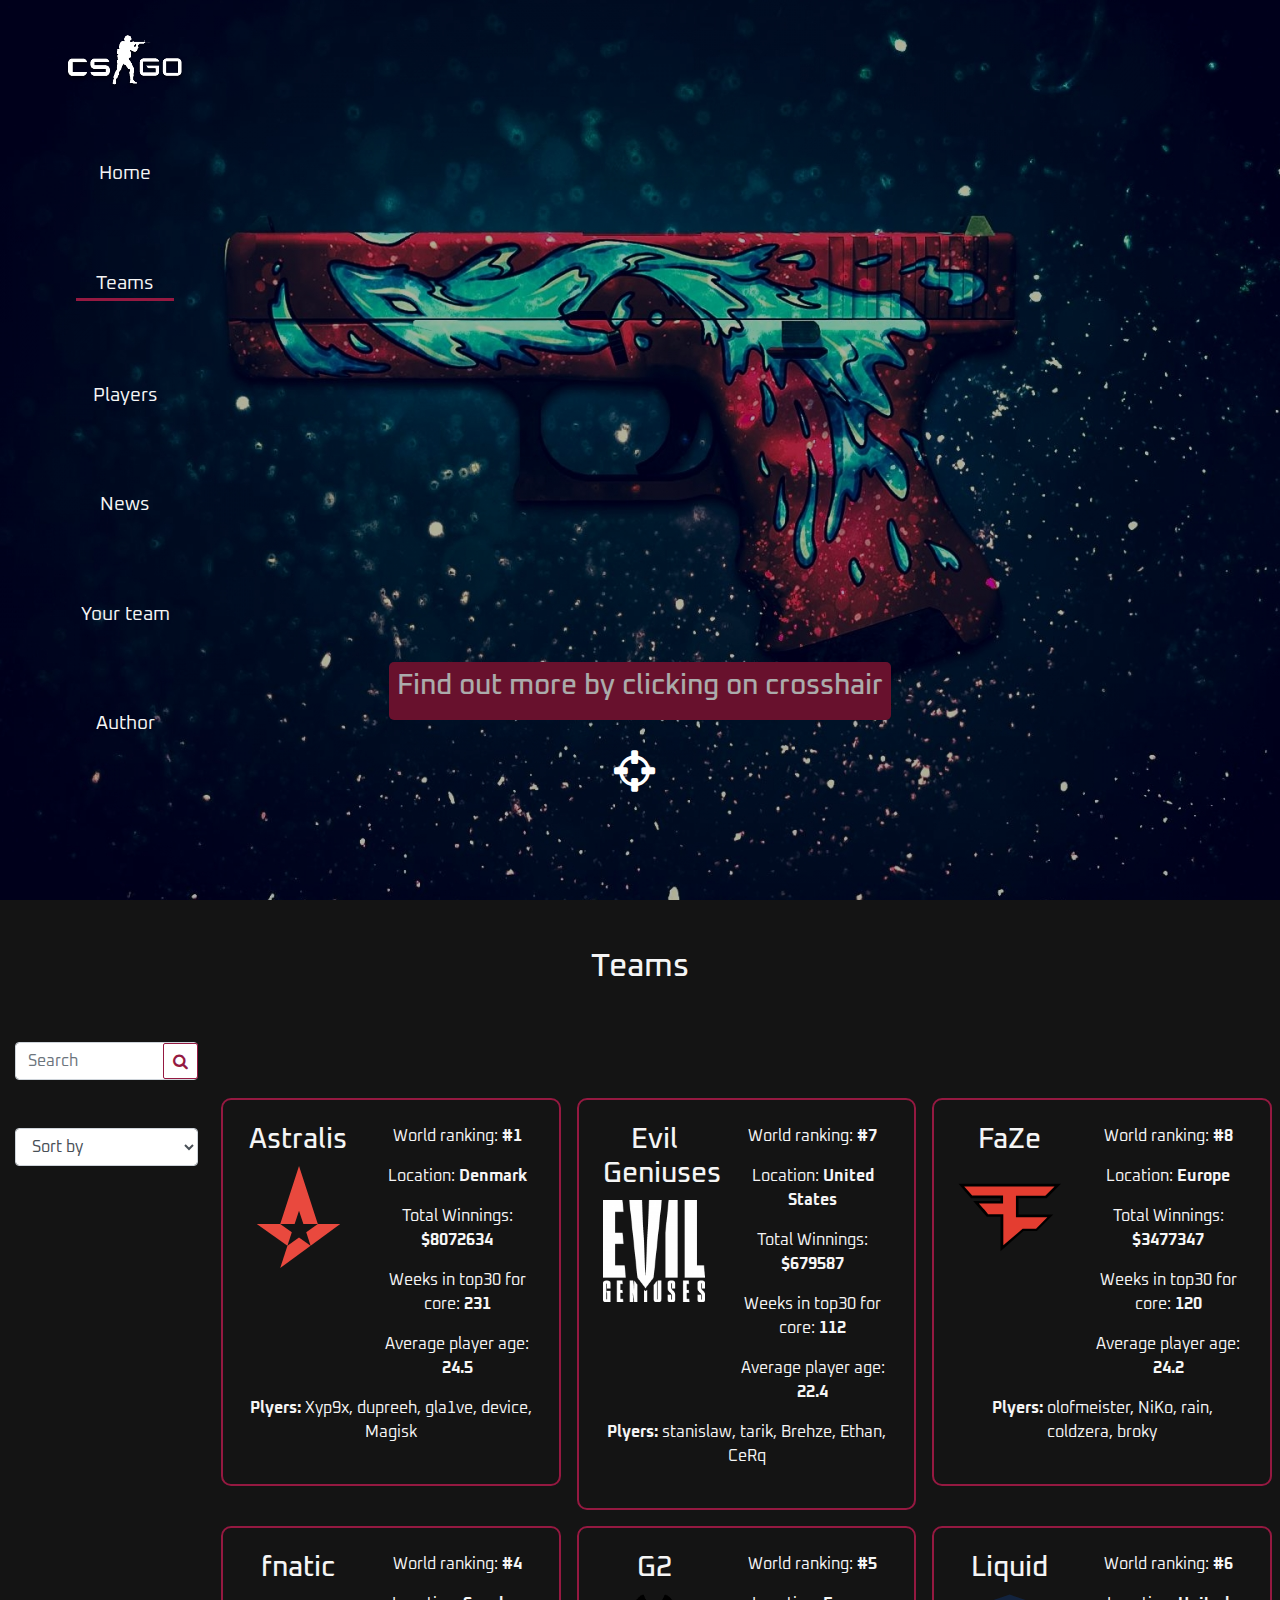
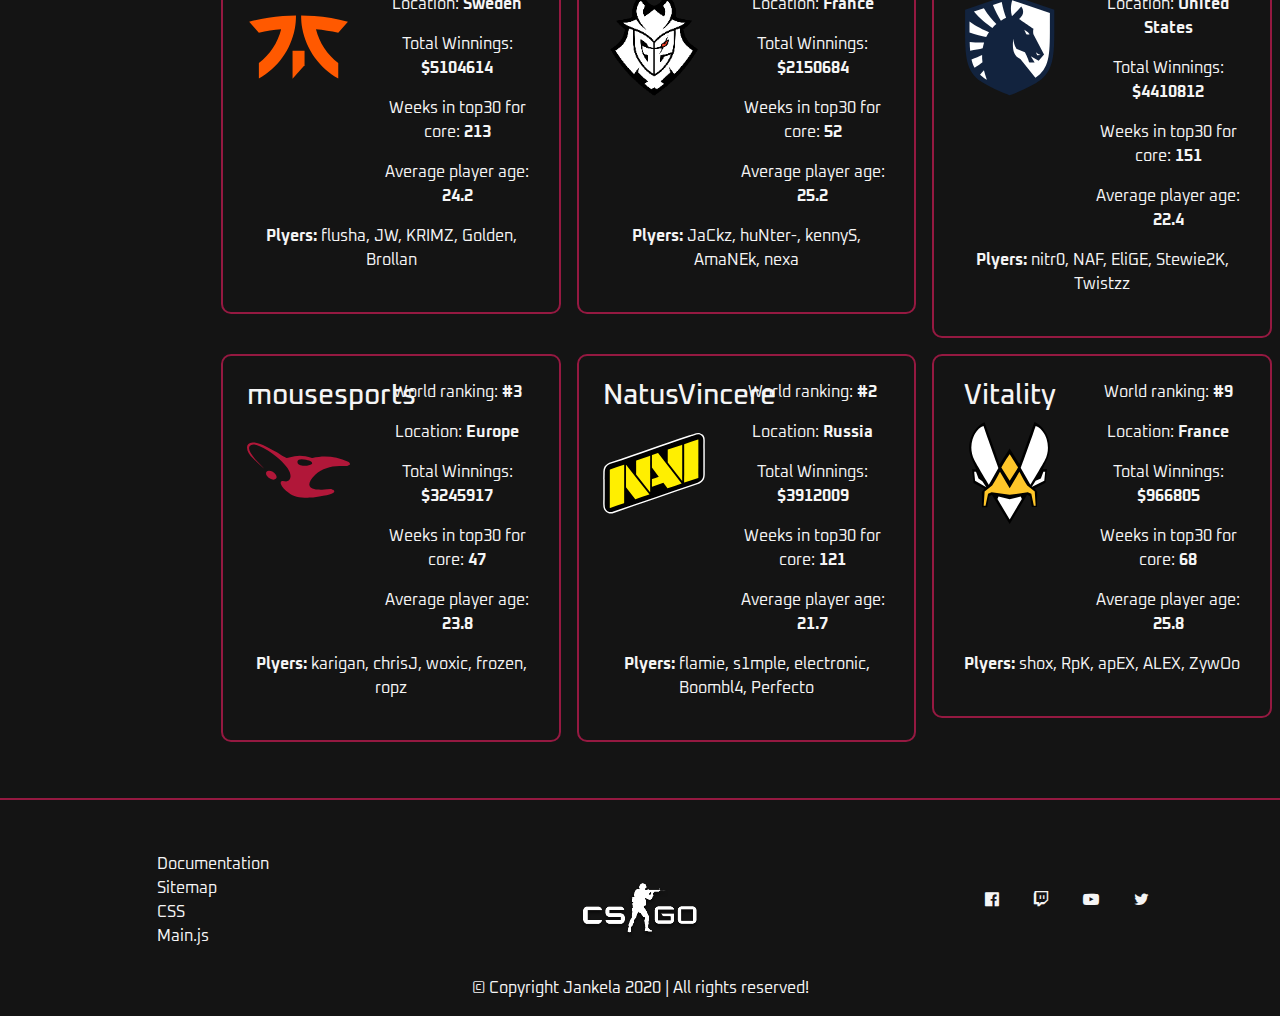
<file: teams.html>
<!DOCTYPE html>
<html lang="en">
<head>
    <meta charset="UTF-8">
    <meta name='description' content='DreamTeam: Find team for CS:GO. LFG Counter-Strike: Global Offensive. Best CS:GO Teams & Clans'>
    <meta name='keywords' content='astralis, na vi, cs go pro teams, professional esport teams, cs go team'>
    <meta name="author" content="Lazar Janjic">
    <link href="assets/images/favicon.ico" rel="shortcut icon" type="image/x-icon">
    <meta name="viewport" content="width=device-width, initial-scale=1.0">
    <link rel="stylesheet" href="https://cdnjs.cloudflare.com/ajax/libs/font-awesome/4.7.0/css/font-awesome.min.css">    <link href="https://stackpath.bootstrapcdn.com/bootstrap/4.4.1/css/bootstrap.min.css" rel="stylesheet" integrity="sha384-Vkoo8x4CGsO3+Hhxv8T/Q5PaXtkKtu6ug5TOeNV6gBiFeWPGFN9MuhOf23Q9Ifjh" crossorigin="anonymous">
    <link rel="stylesheet" href="assets/css/style.min.css" type="text/css">
    <title>Teams</title>
</head>
<body>
    <div id="strelicaGore">
        <a href="#"><i class="fa fa-arrow-up"></i></a>
    </div>
    <div id="drzac">
        <div id="findoutMore">
            <p class="h3 p-2">Find out more by clicking on crosshair</p>
        </div>
    </div>
    <header id="background">
        <div id="meni">
            <div id="logo">
                <img src="assets/images/logo.png" alt="CS:GO logo">
            </div>

            <div id="navigacija">

            </div>
      
        </div>

        <a class="hamburger"><i class="fa fa-bars"></i></a>

        <div class="meniResponsive"> 
            
            <div id="respMeni">

            </div>

            <a href="index.html" class="mb-5"><img src="assets/images/logo.png" alt="CS:GO logo"></a>
        </div>

        <div id="readMore" class="text-center">
            <a href="#main"><i class="fa fa-crosshairs"></i></a>
        </div>

        

        <div id="rgbdiv"></div>
    </header>
    
    <main id="main">
        <div class="container-fluid">
            <div class="row m-5">
                <div class="col-12 text-center">
                    <h2>Teams</h2>
                </div>
            </div>
        </div>
        <div class="container-fluid">
            <div class="row">
                <div class="col-lg-2">
                    <form class="row d-flex justify-content-around">
                        <div class="col-12">
                            <div id="poravnaj">
                                <input type="text" class="form-control" placeholder="Search" id="search">
                                <i class="fa fa-search" id="btnSearch"></i>
                            </div>
                        </div>
                        <div class="col-12">
                            <select class="form-control mt-5" id="sortEarning">
                                <option value="0">Sort by</option>
                                <option value="rASC">Ranking ascending</option>
                                <option value="rDESC">Ranking descending</option>
                                <option value="wASC">Winnings ascending</option>
                                <option value="wDESC">Winnings descending</option>
                            </select>
                        </div>
                    </form>
                </div>
                <div class="col-lg-10">
                    <div class="row mt-5" id="teams">
                        
                        
                    </div>
                </div>
            </div>
            
        </div>
    </main>

    <div class="container-fluid">
        <footer class="row d-flex justify-content-center align-items-center pt-2 pt-5 mt-5" id="futer">
            <div class="col-12 col-sm-6 col-md-4 d-flex justify-content-center align-items-center bolder" id="linkoviFuter">
                
            </div>

            <div class="col-12 col-sm-6 col-md-4 d-flex justify-content-center align-items-center">
                <img src="assets/images/logo.png" alt="Logo picture">
            </div>
            
            <div class="col-12 col-md-4 d-flex justify-content-center align-items-center bolder" id="socFuter">
                
            </div>

            <div class="col-12 d-flex justify-content-center align-items-center pt-2">
                <p class="text-center">&copy; Copyright Jankela 2020 | All rights reserved!</p>
            </div>
        </footer>
    </div>

    <script src="https://ajax.googleapis.com/ajax/libs/jquery/3.4.1/jquery.min.js"></script>
    <script src="assets/js/main.js"></script>
</body>
</html>
</file>
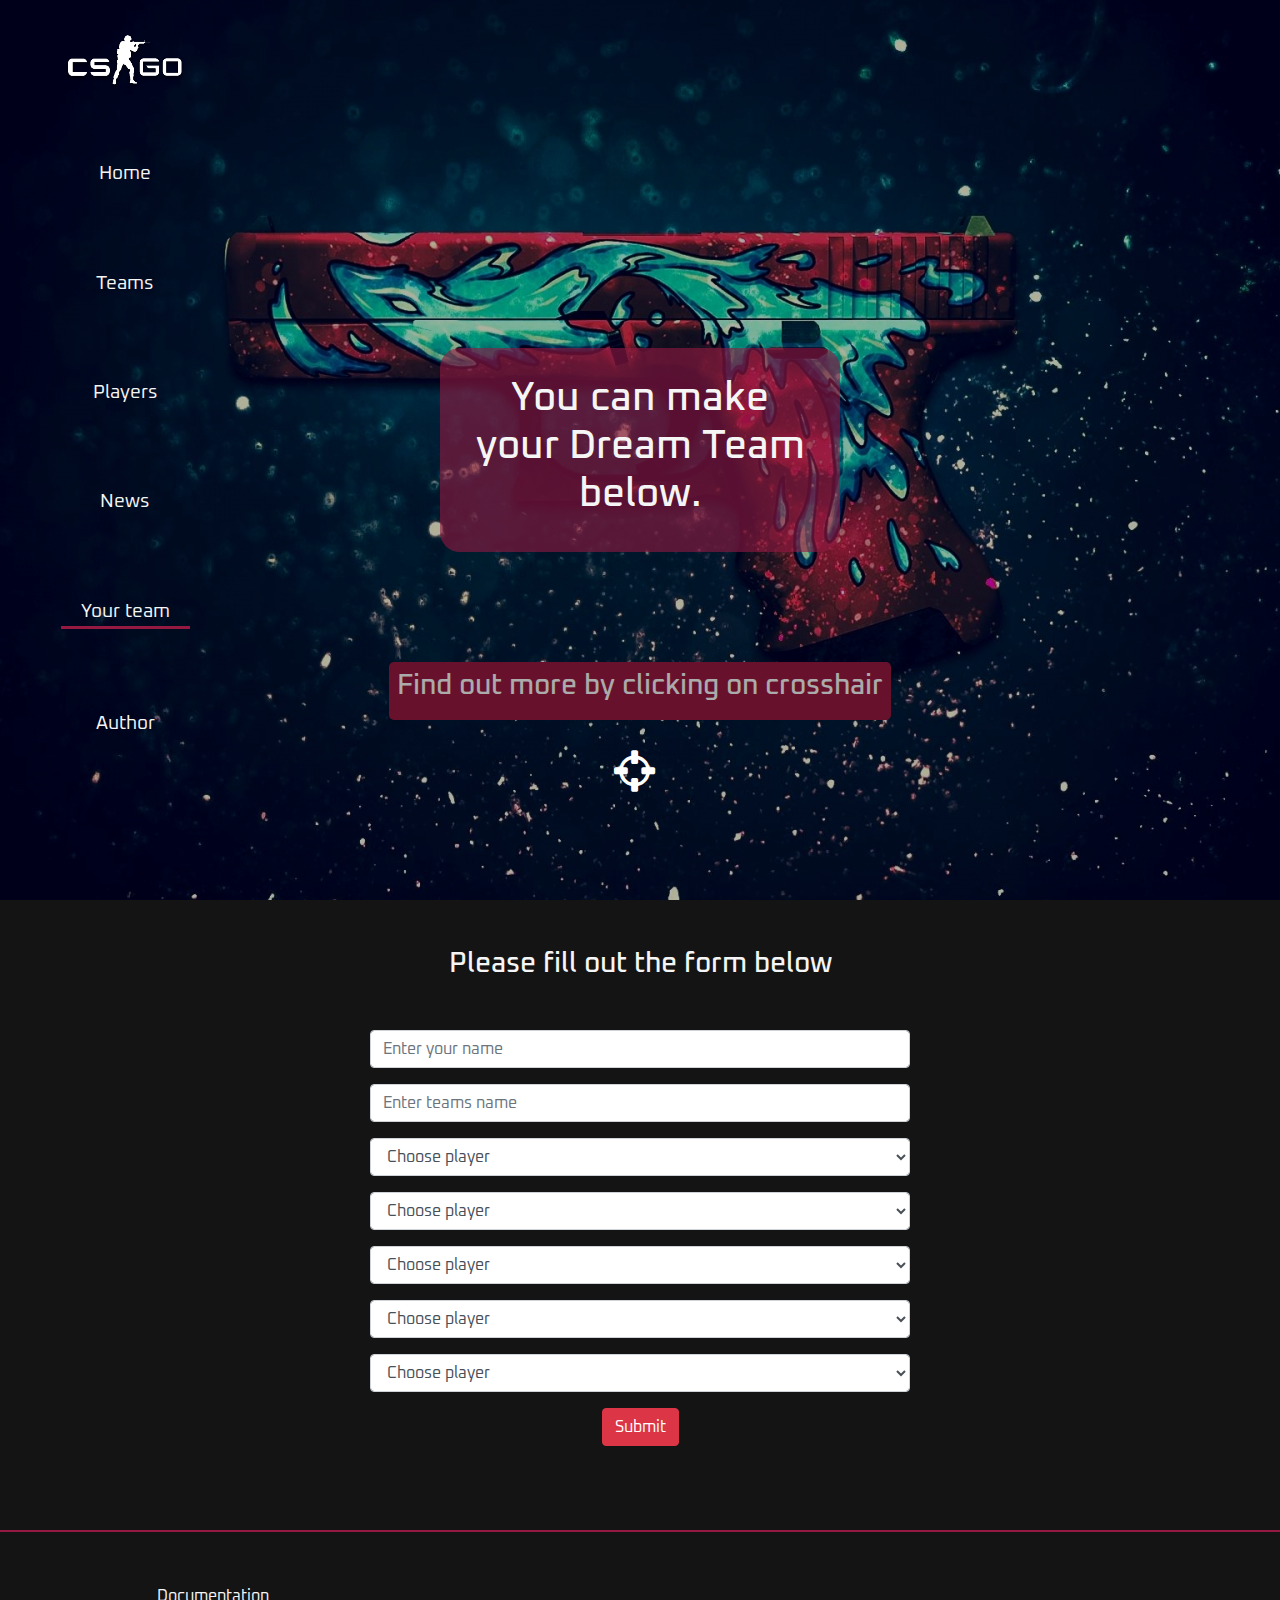
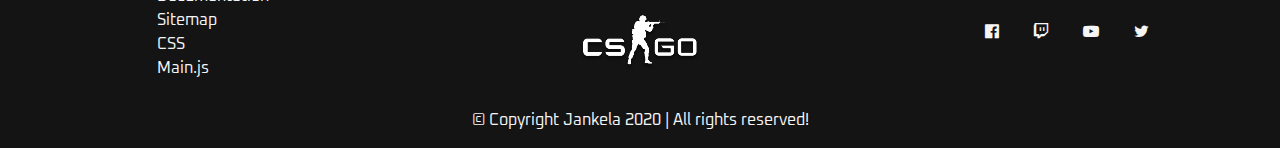
<file: yourteam.html>
<!DOCTYPE html>
<html lang="en">
<head>
    <meta charset="UTF-8">
    <meta name='description' content='CS GO quiz for the best players and teams in the world'>
    <meta name='keywords' content='cs go quiz, cs go, cs:go, counter strike global offensive'>
    <meta name="author" content="Lazar Janjic">
    <link href="assets/images/favicon.ico" rel="shortcut icon" type="image/x-icon">
    <meta name="viewport" content="width=device-width, initial-scale=1.0">
    <link rel="stylesheet" href="https://cdnjs.cloudflare.com/ajax/libs/font-awesome/4.7.0/css/font-awesome.min.css">    <link href="https://stackpath.bootstrapcdn.com/bootstrap/4.4.1/css/bootstrap.min.css" rel="stylesheet" integrity="sha384-Vkoo8x4CGsO3+Hhxv8T/Q5PaXtkKtu6ug5TOeNV6gBiFeWPGFN9MuhOf23Q9Ifjh" crossorigin="anonymous">
    <link rel="stylesheet" href="assets/css/style.min.css" type="text/css">
    <title>CS:GO Quiz</title>
</head>
<body>
    <div id="strelicaGore">
        <a href="#"><i class="fa fa-arrow-up"></i></a>
    </div>
    <header id="background">
        <div id="meni">
            <div id="logo">
                <img src="assets/images/logo.png" alt="CS:GO logo">
            </div>

            <div id="navigacija">

            </div>
            
            
        </div>

        <div id="readMore" class="text-center">
            <a href="#main"><i class="fa fa-crosshairs"></i></a>
        </div>

        <a class="hamburger"><i class="fa fa-bars"></i></a>

        <div class="meniResponsive"> 
            
            <div id="respMeni">

            </div>

            <img src="assets/images/logo.png" alt="CS:GO logo">
        </div>

        <div id="drzac">
            <div id="yourTeam">
                <div id="inicijalno">
                    <h1>You can make your Dream Team below.</h1>
                </div>
                <div id="izLocala">
                    
                </div>
                
            </div>
            <div id="findoutMore">
                <p class="h3 p-2">Find out more by clicking on crosshair</p>
            </div>
        </div>

        <div id="rgbdiv"></div>
    </header>
    
    <main id="main">
        <div class="container">
            <div class="row" id="forma">
                <div class="col-12 col-lg-6 mx-auto mt-5 mb-5">
                    <h3 class="text-center">Please fill out the form below</h3>
                    <form class="mt-5" id="formaa">
                        <div class="form-group">
                            <input type="text" class="form-control skloni" id="ime" placeholder="Enter your name">
                            <small class="form-text text-muted" id="greskaIme"></small>
                        </div>
                        <div class="form-group">
                            <input type="text" class="form-control skloni" id="timIme" placeholder="Enter teams name">
                            <small class="form-text text-muted" id="greskaTima"></small>
                        </div>
                        <div class="form-group">
                            <select class="form-control igraci skloni" id="igrac1">
                            
                            </select>
                            <small class="form-text text-muted" id="greskaIgrac1"></small>
                        </div>
                        <div class="form-group">
                            <select class="form-control igraci skloni" id="igrac2">
                            
                            </select>
                            <small class="form-text text-muted" id="greskaIgrac2"></small>
                        </div>
                        <div class="form-group">
                            <select class="form-control igraci skloni" id="igrac3">
                            
                            </select>
                            <small class="form-text text-muted" id="greskaIgrac3"></small>
                        </div>
                        <div class="form-group">
                            <select class="form-control igraci skloni" id="igrac4">
                            
                            </select>
                            <small class="form-text text-muted" id="greskaIgrac4"></small>
                        </div>
                        <div class="form-group">
                            <select class="form-control igraci skloni" id="igrac5">
                            
                            </select>
                            <small class="form-text text-muted" id="greskaIgrac5"></small>
                        </div>
                        <div class="text-center">
                            <button type="button" class="btn btn-danger" id="btnPosalji">Submit</button>
                        </div>
                    </form>
                </div>
            </div>
            <div class="row" id="praviTim">
                
            </div>
        </div>
    </main>

    <div class="container-fluid">
        <footer class="row d-flex justify-content-center align-items-center pt-2 pt-5" id="futer">
            <div class="col-12 col-sm-6 col-md-4 d-flex justify-content-center align-items-center bolder" id="linkoviFuter">
                
            </div>

            <div class="col-12 col-sm-6 col-md-4 d-flex justify-content-center align-items-center">
                <img src="assets/images/logo.png" alt="Logo picture">
            </div>
            
            <div class="col-12 col-md-4 d-flex justify-content-center align-items-center bolder" id="socFuter">
                
            </div>

            <div class="col-12 d-flex justify-content-center align-items-center pt-2">
                <p class="text-center">&copy; Copyright Jankela 2020 | All rights reserved!</p>
            </div>
        </footer>
    </div>

    <script src="https://ajax.googleapis.com/ajax/libs/jquery/3.4.1/jquery.min.js"></script>
    <script src="assets/js/main.js"></script>

</body>
</html>
</file>
<file: assets/css/style.min.css>
@import url(https://fonts.googleapis.com/css?family=Oxanium&display=swap);*{margin:0;padding:0;-webkit-box-sizing:border-box;box-sizing:border-box}html{scroll-behavior:smooth}body{font-family:Oxanium;background-color:#141414;color:#f5f5f5}body .btn-primary{color:#fff;background-color:#951941;border-color:#951941}body #strelicaGore{position:fixed;bottom:3%;right:2%;z-index:500;display:none}body #strelicaGore a{text-decoration:none;padding:7px}body #strelicaGore a i{font-size:30px;color:#951941}body .hamburger{display:none;position:fixed;top:3%;left:3%;z-index:1000;text-decoration:none}body .hamburger i{font-size:30px;color:#951941}@media (max-width:992px){body .hamburger{display:block}}body .meniResponsive{position:fixed;top:0;bottom:0;left:0;z-index:999;width:320px;background:#141414;display:-webkit-box;display:-ms-flexbox;display:flex;-webkit-box-align:center;-ms-flex-align:center;align-items:center;-webkit-box-pack:center;-ms-flex-pack:center;justify-content:center;-webkit-box-orient:vertical;-webkit-box-direction:normal;-ms-flex-direction:column;flex-direction:column;-webkit-transform:translateX(-400px);transform:translateX(-400px);-webkit-transition:.7s;transition:.7s}body .meniResponsive ul{list-style-type:none}body .meniResponsive ul li{padding:10px}body .meniResponsive ul li a{text-decoration:none;color:#f5f5f5;font-weight:bolder}body .meniResp1{-webkit-transform:translateX(0);transform:translateX(0)}body #pocetna a{text-decoration:none}body #pocetna a:hover{color:#951941}body #drzac{width:100%;height:100%;position:absolute;top:0;left:0;display:-webkit-box;display:-ms-flexbox;display:flex;-webkit-box-pack:center;-ms-flex-pack:center;justify-content:center;-webkit-box-align:center;-ms-flex-align:center;align-items:center;text-align:center}body #drzac #yourTeam{position:absolute;width:400px;background-color:rgba(149,25,65,.6);padding:2%;border-radius:20px;z-index:11}body #findoutMore{position:absolute;bottom:20%;background-color:#951941;border-radius:5px}body #background{background-image:url(../images/back2.jpg);height:100vh;width:100%;background-size:cover;background-position:center;background-repeat:no-repeat;background-attachment:fixed}body #background #rgbdiv{width:100%;height:100%;background-color:rgba(0,0,0,.3);z-index:10;position:absolute;top:0}body #background #meni{height:100vh;width:250px;display:-webkit-box;display:-ms-flexbox;display:flex;-webkit-box-orient:vertical;-webkit-box-direction:normal;-ms-flex-direction:column;flex-direction:column;-webkit-box-align:center;-ms-flex-align:center;align-items:center;z-index:11;position:absolute}@media (max-width:992px){body #background #meni{display:none}}body #background #meni #navigacija{display:-webkit-box;display:-ms-flexbox;display:flex;height:75vh}body #background #meni #navigacija ul{list-style-type:none;display:-webkit-box;display:-ms-flexbox;display:flex;-webkit-box-orient:vertical;-webkit-box-direction:normal;-ms-flex-direction:column;flex-direction:column;-webkit-box-align:center;-ms-flex-align:center;align-items:center;-ms-flex-pack:distribute;justify-content:space-around}body #background #meni #navigacija ul li a{text-decoration:none;color:#f5f5f5;font-size:1.2rem;padding:10px 20px}body #background #meni #srce{color:#951941}body #background #readMore{position:absolute;bottom:10%;left:48%;z-index:12}body #background #readMore a{text-decoration:none;font-size:3rem;border-radius:5px;color:#fff}body #background #readMore a i{position:relative;-webkit-animation:pulsiraj 2s infinite;animation:pulsiraj 2s infinite}body #background #readMore a:hover{color:#951941}body #main{min-height:70vh}body #main .linija{border-bottom:1px solid #951941}body #main .drzac{border-radius:10px;border:2px solid #951941;color:#f5f5f5}body #main #autor1{display:-webkit-box;display:-ms-flexbox;display:flex;-webkit-box-pack:center;-ms-flex-pack:center;justify-content:center;-webkit-box-align:center;-ms-flex-align:center;align-items:center}body #poravnaj{position:relative;left:0;top:0}body #poravnaj #btnSearch{position:absolute;top:1px;right:0;padding:9px;color:#951941;border:1px solid #951941;border-radius:2px}body #linkoviFuter ul,body #socFuter ul{list-style-type:none}body #linkoviFuter ul li a,body #socFuter ul li a{text-decoration:none;color:#f5f5f5}body footer{border-top:2px solid #951941}body .aktivan{border-bottom:3px solid #951941}@-webkit-keyframes pulsiraj{0%{-webkit-transform:scale(1);transform:scale(1)}50%{-webkit-transform:scale(1.5);transform:scale(1.5);color:#951941}100%{-webkit-transform:scale(1);transform:scale(1)}}@keyframes pulsiraj{0%{-webkit-transform:scale(1);transform:scale(1)}50%{-webkit-transform:scale(1.5);transform:scale(1.5);color:#951941}100%{-webkit-transform:scale(1);transform:scale(1)}}
</file>
